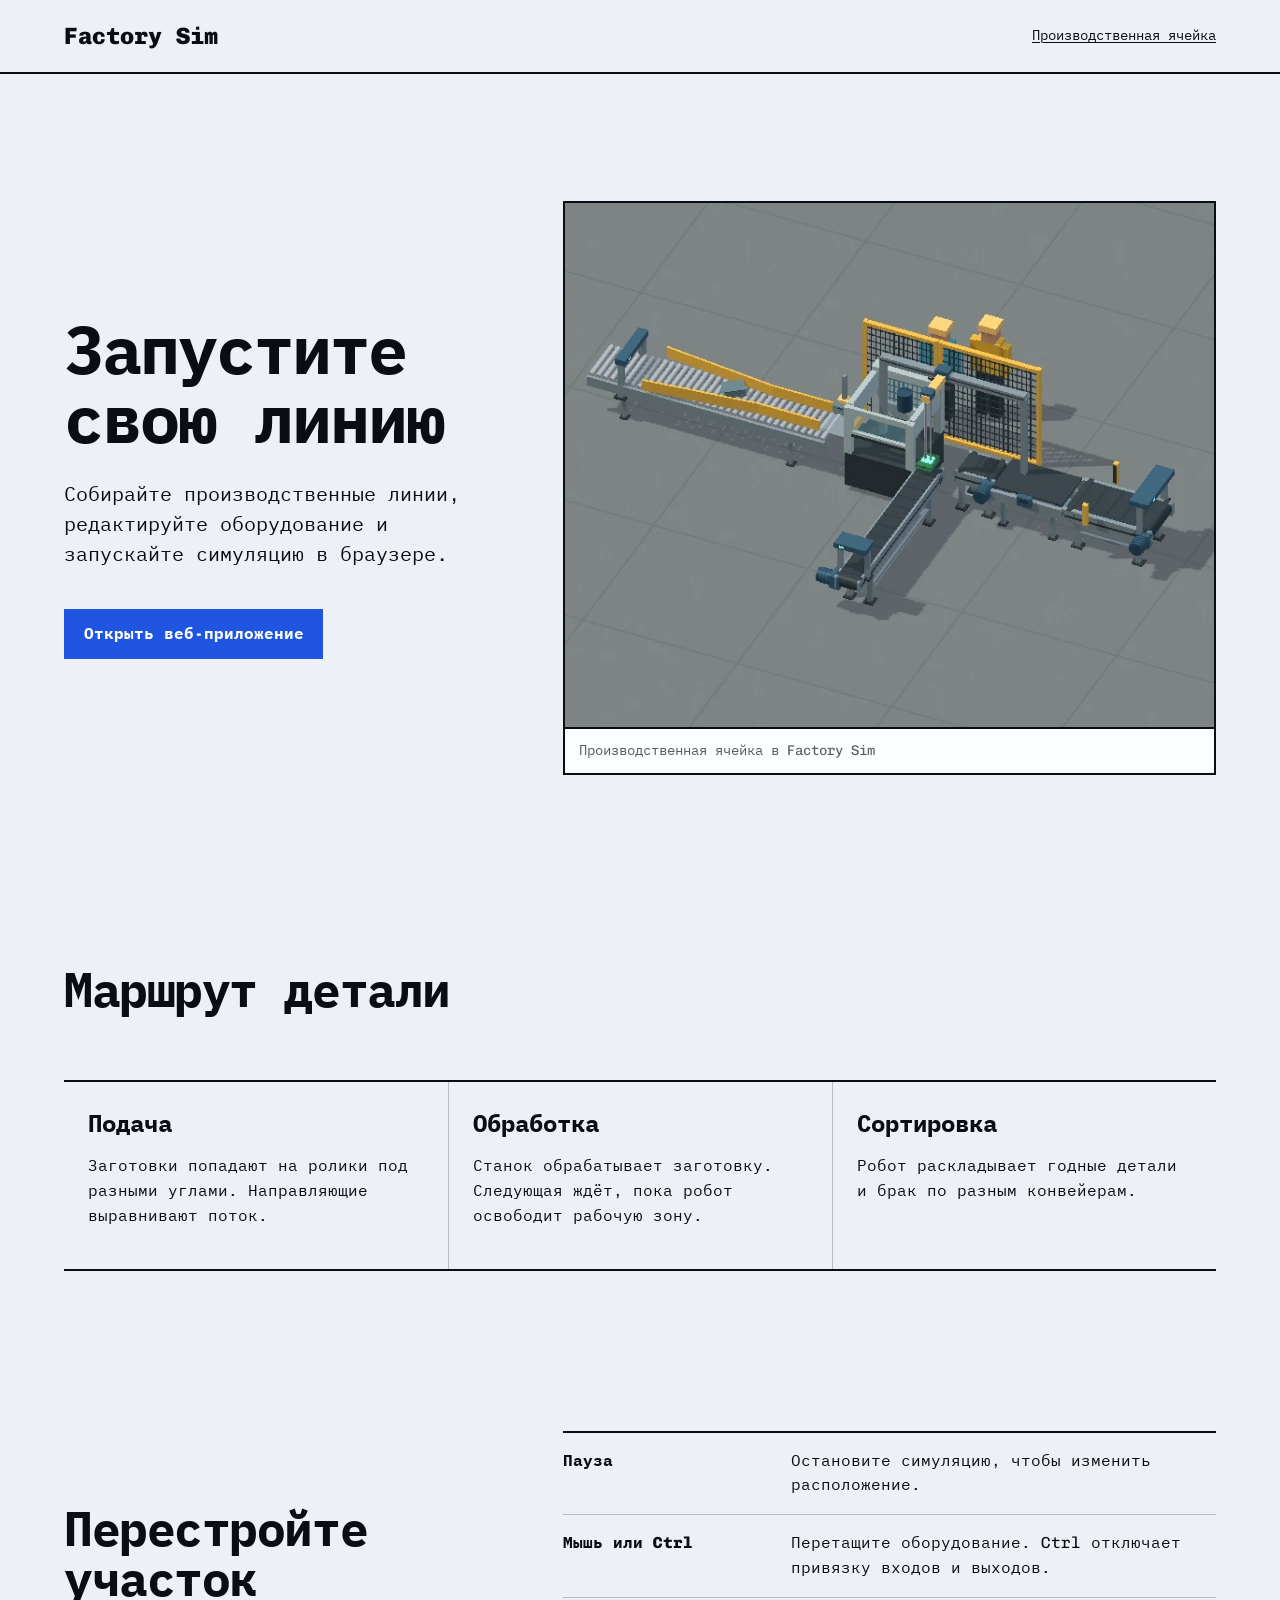
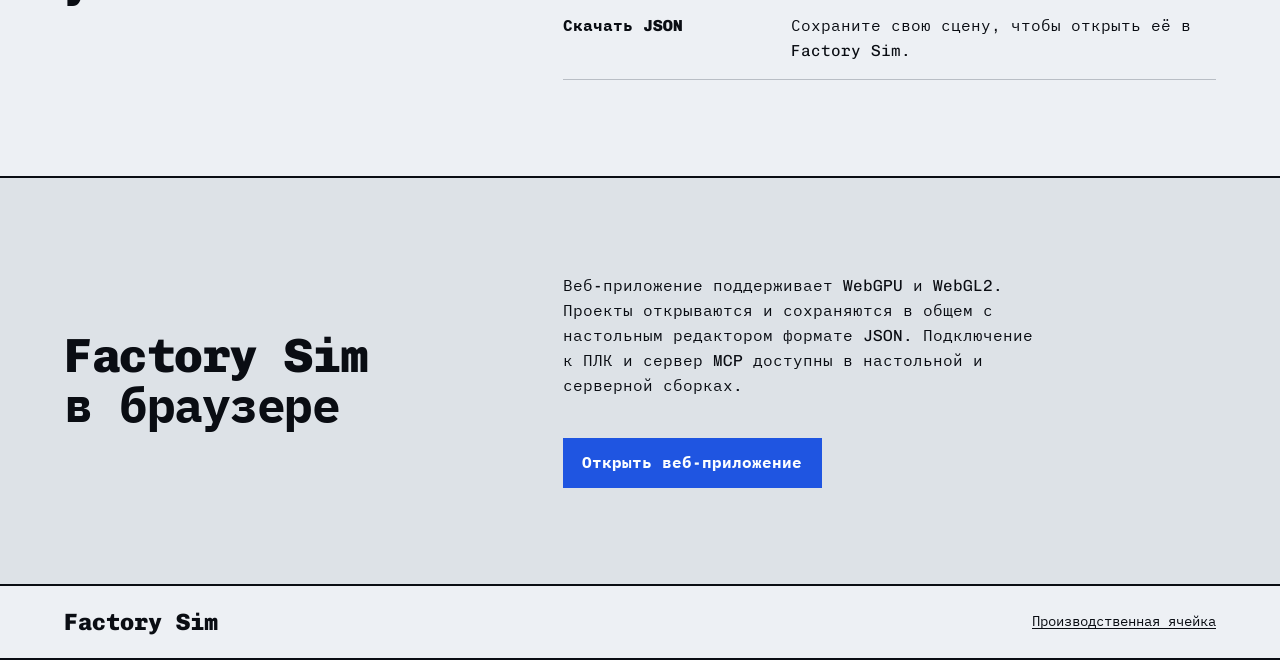
<file: web/index.html>
<!doctype html>
<html lang="ru">
<head>
  <meta charset="utf-8">
  <meta name="viewport" content="width=device-width, initial-scale=1">
  <meta name="description" content="Веб-приложение Factory Sim для создания и симуляции производственных линий.">
  <title>Factory Sim. Симулятор производственных линий</title>
  <link rel="stylesheet" href="./assets/fonts/fonts.css">
  <link rel="stylesheet" href="./site.css">
</head>
<body>
  <header class="masthead">
    <div class="container masthead-inner">
      <a class="wordmark" href="./" aria-label="Factory Sim, главная">Factory Sim</a>
      <a href="#workcell">Производственная ячейка</a>
    </div>
  </header>
  <main>
    <section class="hero container">
      <div class="intro-copy">
        <h1>Запустите свою линию</h1>
        <p class="lead">Собирайте производственные линии, редактируйте оборудование и запускайте симуляцию в браузере.</p>
        <a class="button" href="./app/">Открыть веб-приложение</a>
      </div>
      <figure class="hero-figure">
        <img src="./assets/production-cell.webp" width="780" height="560" fetchpriority="high"
             alt="Входные ролики ведут к станку. Робот переносит изделия на конвейеры годных деталей и брака.">
        <figcaption>Производственная ячейка в Factory Sim</figcaption>
      </figure>
    </section>

    <section id="workcell" class="container routes">
      <h2>Маршрут детали</h2>
      <dl>
        <div><dt>Подача</dt><dd>Заготовки попадают на ролики под разными углами. Направляющие выравнивают поток.</dd></div>
        <div><dt>Обработка</dt><dd>Станок обрабатывает заготовку. Следующая ждёт, пока робот освободит рабочую зону.</dd></div>
        <div><dt>Сортировка</dt><dd>Робот раскладывает годные детали и брак по разным конвейерам.</dd></div>
      </dl>
    </section>

    <section class="container editing">
      <h2>Перестройте участок</h2>
      <dl class="edit-commands">
        <div><dt>Пауза</dt><dd>Остановите симуляцию, чтобы изменить расположение.</dd></div>
        <div><dt>Мышь или Ctrl</dt><dd>Перетащите оборудование. Ctrl отключает привязку входов и выходов.</dd></div>
        <div><dt>Скачать JSON</dt><dd>Сохраните свою сцену, чтобы открыть её в Factory Sim.</dd></div>
      </dl>
    </section>

    <section class="ready">
      <div class="container ready-inner">
        <h2>Factory Sim в браузере</h2>
        <div>
          <p>Веб-приложение поддерживает WebGPU и WebGL2. Проекты открываются и сохраняются в общем с настольным редактором формате JSON. Подключение к ПЛК и сервер MCP доступны в настольной и серверной сборках.</p>
          <a class="button" href="./app/">Открыть веб-приложение</a>
        </div>
      </div>
    </section>
  </main>

  <footer class="masthead">
    <div class="container masthead-inner">
      <a class="wordmark" href="./">Factory Sim</a>
      <a href="./app/">Производственная ячейка</a>
    </div>
  </footer>
</body>
</html>
</file>
<file: web/assets/fonts/fonts.css>
@font-face {
  font-family: "Chivo Mono";
  src: url("./chivo-mono-latin.woff2") format("woff2");
  font-style: normal;
  font-weight: 400 800;
  font-display: swap;
  unicode-range: U+0000-00FF, U+2000-206F, U+2113, U+2212;
}
@font-face {
  font-family: "IBM Plex Mono";
  src: url("./plex-mono-cyrillic.woff2") format("woff2");
  font-style: normal;
  font-weight: 400;
  font-display: swap;
  unicode-range: U+0400-045F, U+2116;
}
@font-face {
  font-family: "IBM Plex Mono";
  src: url("./plex-mono-cyrillic-bold.woff2") format("woff2");
  font-style: normal;
  font-weight: 700 800;
  font-display: swap;
  unicode-range: U+0400-045F, U+2116;
}
</file>
<file: web/site.css>
/* Hallmark · shape: Narrative Workflow · genre: modern-minimal · theme: Wayfind (deal 1/3, seed factory-sim-online-production-cell-f789·11a0c868·2026-11-26·r0) · job: try · draw: ce4963
 * hero: Settled · nav: banner · footer: index · imagery: product capture · signature: the full workcell and the branch after the robot · wayfind: platform
 * axes: light/mono/cool · posture: committed · contrast: pass · fold: pass · v2.0.0 */
/* Hallmark · pre-emit critique: P4 H5 E4 S5 R5 V4 · weakest: E, the 3D layout must read at phone sizes, so the figure keeps a dedicated row */
/* Hallmark · hero-review: in-thread, kept the production cell legible at 375px · finish-review: in-thread, sloplint 0 FAIL / 0 REFLEX / 0 WARN */
@import url("./tokens.css");
@import url("./base.css");

:root {
  --scene-background: #444e54;
}
.masthead { border-block: var(--rule-bar) solid var(--color-ink); }
header.masthead { border-top: 0; }
.masthead-inner {
  min-height: 4.5rem;
  display: flex;
  flex-wrap: wrap;
  justify-content: space-between;
  align-items: center;
  gap: var(--space-md);
  font-size: var(--text-sm);
}
.masthead a:hover { color: var(--color-accent); }
.wordmark { font-size: var(--text-title); font-weight: 800; text-decoration: none; }

.hero, .editing, .ready-inner {
  display: grid;
  grid-template-columns: minmax(0, 5fr) minmax(0, 7fr);
  gap: var(--gap-columns);
  align-items: center;
}
.hero { min-height: min(calc(100svh - 4.5rem), 52rem); padding-block: var(--space-2xl); }
.hero h1 { font-size: clamp(2.5rem, 5.2vw, 4.75rem); max-width: 12ch; }
.intro-copy { min-width: 0; }
.lead { margin-top: var(--space-lg); max-width: 34ch; }
.button {
  display: inline-flex;
  align-items: center;
  justify-content: center;
  min-height: 3.125rem;
  margin-top: var(--space-xl);
  padding: .65rem 1.1rem;
  background: var(--color-accent);
  border: var(--rule-bar) solid var(--color-accent);
  color: var(--color-accent-ink);
  font-weight: 800;
  text-decoration: none;
}
.button:hover { background: var(--color-ink); border-color: var(--color-ink); }
.button:active { transform: translateY(1px); }
.hero-figure { margin: 0; border: var(--rule-bar) solid var(--color-ink); background: var(--scene-background); color: var(--color-paper); }
.hero-figure img { width: 100%; aspect-ratio: 1.24; object-fit: cover; }
.hero-figure figcaption {
  padding: .7rem .9rem;
  background: var(--color-paper-3);
  border-top: var(--rule-bar) solid var(--color-ink);
  color: var(--color-muted);
  font-size: var(--text-sm);
}

.routes { padding-block: clamp(2.4rem, 5vw, 5rem); }
.routes dl {
  display: grid;
  grid-template-columns: repeat(3, minmax(0, 1fr));
  margin: var(--space-2xl) 0 0;
  border-block: var(--rule-bar) solid var(--color-ink);
}
.routes dl div { padding: var(--space-lg) var(--space-lg) var(--space-xl); }
.routes dl div + div { border-left: var(--rule-hair) solid var(--color-rule); }
.routes dt { font-size: var(--text-title); font-weight: 800; }
.routes dd { margin: .7rem 0 0; max-width: 38ch; }
.editing { padding-block: var(--space-3xl); }
.edit-commands { margin: 0; border-top: var(--rule-bar) solid var(--color-ink); }
.edit-commands div {
  display: grid;
  grid-template-columns: minmax(8rem, 1fr) minmax(0, 2fr);
  gap: var(--space-md);
  border-bottom: var(--rule-hair) solid var(--color-rule);
  padding-block: var(--space-md);
}
.edit-commands dt { font-weight: 800; }
.edit-commands dd { margin: 0; }
.ready {
  background: var(--color-paper-2);
  border-top: var(--rule-bar) solid var(--color-ink);
}
.ready-inner { padding-block: var(--space-3xl); }
.ready-inner p { max-width: 48ch; }

@media (max-width: 52rem) {
  .hero, .editing, .ready-inner { grid-template-columns: minmax(0, 1fr); }
  .hero { min-height: auto; }
  .hero-figure img { aspect-ratio: 1.27; }
}
@media (max-width: 38rem) {
  .masthead-inner { padding-block: .6rem; }
  .masthead-inner .wordmark { font-size: 1.1rem; }
  .hero { padding-block: var(--space-lg); }
  .hero-figure { margin-top: var(--space-md); }
  .edit-commands div { grid-template-columns: minmax(0, 1fr); gap: var(--space-xs); }
  .routes dl { grid-template-columns: minmax(0, 1fr); }
  .routes dl div { padding-inline: .6rem; }
  .routes dl div + div { border-left: 0; border-top: var(--rule-hair) solid var(--color-rule); }
}
</file>
